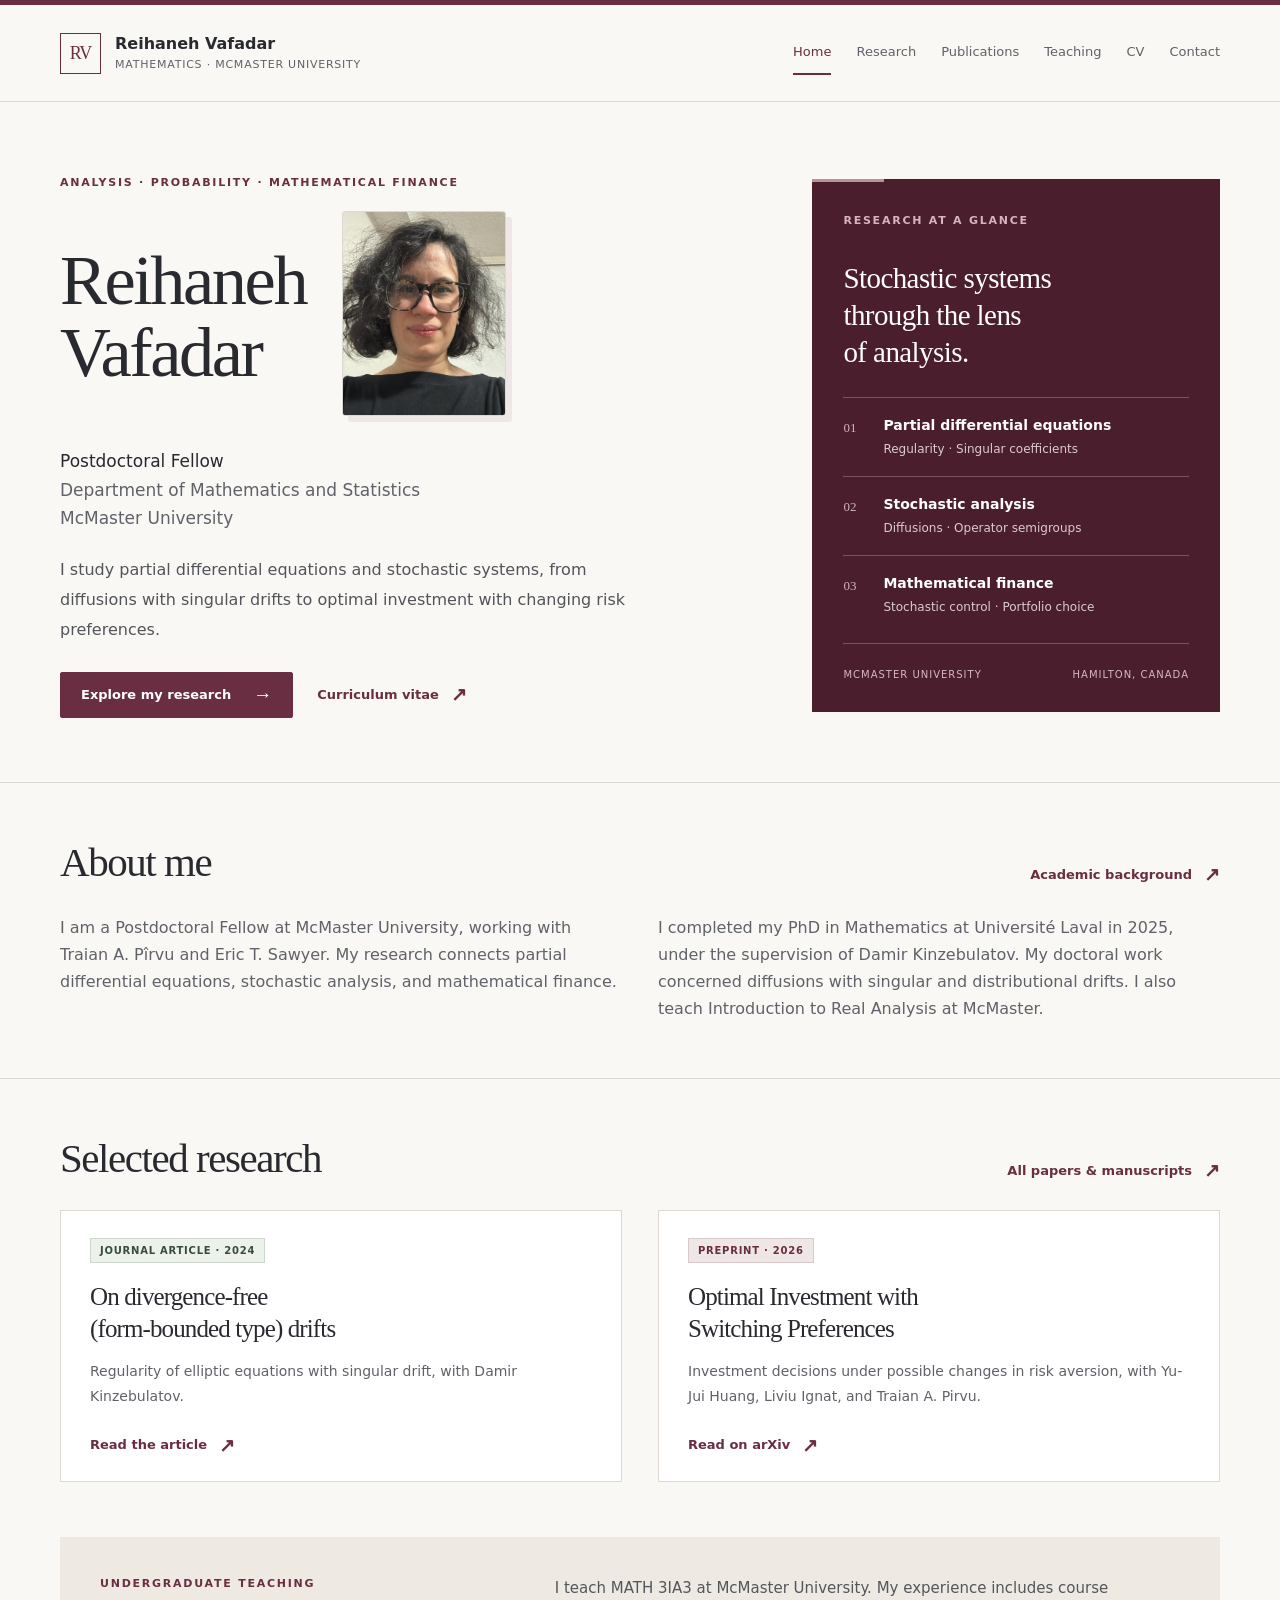
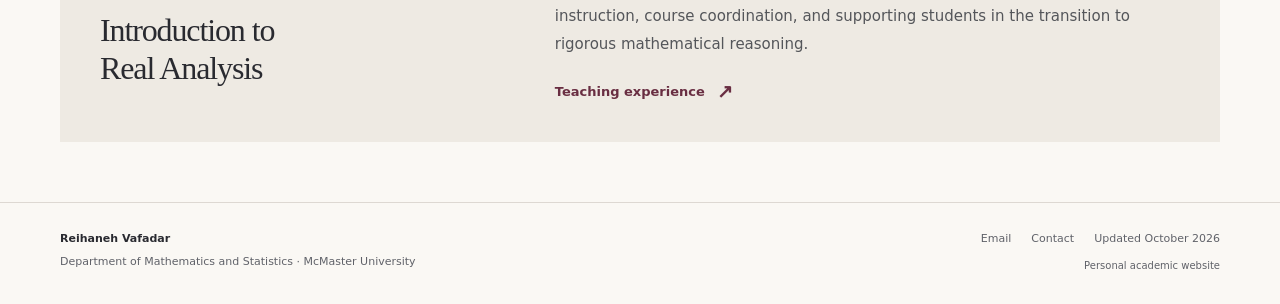
<file: index.html>
<!doctype html>
<html lang="en"><head><meta charset="utf-8"><meta name="viewport" content="width=device-width, initial-scale=1"><title>Reihaneh Vafadar | Mathematics, McMaster University</title><meta name="description" content="Reihaneh Vafadar, Postdoctoral Fellow in Mathematics at McMaster University. Research in PDEs, stochastic analysis, and mathematical finance."><meta name="author" content="Reihaneh Vafadar"><meta name="theme-color" content="#692e42"><meta property="og:type" content="website"><meta property="og:title" content="Reihaneh Vafadar | Mathematics, McMaster University"><meta property="og:description" content="Reihaneh Vafadar, Postdoctoral Fellow in Mathematics at McMaster University. Research in PDEs, stochastic analysis, and mathematical finance."><meta name="referrer" content="strict-origin-when-cross-origin"><link rel="icon" href="assets/favicon.svg" type="image/svg+xml"><link rel="stylesheet" href="assets/styles.css"><script>document.documentElement.classList.add('js');</script><script src="assets/site.js" defer></script>
<style id="homepage-portrait-styles">
/* Homepage-only portrait layout; all other pages use the existing stylesheet. */
.page-home .hero-identity {
  display: flex;
  align-items: center;
  justify-content: flex-start;
  gap: 36px;
  margin-bottom: 25px;
}
.page-home .hero-identity h1 { margin-bottom: 0; }
.page-home .hero-portrait {
  flex: 0 0 auto;
  width: 164px;
  aspect-ratio: 4 / 5;
  margin: 0 6px 6px 0;
  overflow: hidden;
  border: 1px solid var(--line);
  border-radius: 3px;
  box-shadow: 6px 6px 0 var(--pale);
}
.page-home .hero-portrait img {
  display: block;
  width: 100%;
  height: 100%;
  object-fit: cover;
  object-position: 50% 24%;
}
@media (max-width: 1100px) {
  .page-home .hero-identity { gap: 20px; }
  .page-home .hero-portrait { width: 140px; }
}
@media (min-width: 621px) and (max-width: 860px) {
  .page-home .hero-grid { grid-template-columns: minmax(0, 1fr); }
  .page-home .hero-identity { justify-content: flex-start; gap: 40px; }
  .page-home .hero-portrait { width: 156px; }
  .page-home .hero h1 { font-size: 64px; }
  .page-home .profile-card { margin-top: 0; }
}
@media (max-width: 620px) {
  .page-home .hero-identity { justify-content: flex-start; gap: 24px; }
  .page-home .hero-identity h1 { font-size: clamp(44px, 9.4vw, 59px); }
  .page-home .hero-portrait { width: clamp(100px, 26vw, 140px); }
}
@media (max-width: 380px) {
  .page-home .hero-identity { gap: 14px; }
  .page-home .hero-identity h1 { font-size: 40px; }
  .page-home .hero-portrait { width: 86px; }
}
@media print {
  .page-home .hero-identity { justify-content: flex-start; gap: 30px; }
  .page-home .hero-portrait { width: 95px; box-shadow: none; }
}
</style>
</head>
<body class="page-home"><a class="skip-link" href="#main">Skip to content</a>
<header class="site-header"><div class="wrap header-inner">
<a class="brand" href="index.html" aria-label="Reihaneh Vafadar, home"><span class="brand-mark" aria-hidden="true">RV</span><span><span class="brand-name">Reihaneh Vafadar</span><span class="brand-sub">Mathematics · McMaster University</span></span></a>
<button class="menu-toggle" type="button" aria-expanded="false" aria-controls="site-nav">Menu</button>
<nav class="site-nav" id="site-nav" aria-label="Main navigation"><a href="index.html" aria-current="page">Home</a><a href="research.html">Research</a><a href="publications.html">Publications</a><a href="teaching.html">Teaching</a><a href="cv.html">CV</a><a href="contact.html">Contact</a></nav>
</div></header><main id="main" tabindex="-1">
<section class="hero"><div class="wrap hero-grid"><div>
<span class="eyebrow">Analysis · Probability · Mathematical finance</span>
<div class="hero-identity">
<h1>Reihaneh<br>Vafadar</h1>
<figure class="hero-portrait">
<img src="[data-uri]" width="900" height="1600"
alt="Portrait of Reihaneh Vafadar" decoding="async" fetchpriority="high">
</figure>
</div>
<p class="hero-role">Postdoctoral Fellow<br><span class="muted">Department of Mathematics and Statistics<br>McMaster University</span></p>
<p class="hero-copy">I study partial differential equations and stochastic systems, from diffusions with singular drifts to optimal investment with changing risk preferences.</p>
<div class="hero-actions"><a class="button" href="research.html">Explore my research<span class="arrow" aria-hidden="true">→</span></a><a class="text-link" href="cv.html">Curriculum vitae<span class="arrow" aria-hidden="true">↗</span></a></div>
</div><aside class="profile-card" aria-label="Research themes"><span class="eyebrow">Research at a glance</span><h2>Stochastic systems<br>through the lens<br>of analysis.</h2>
<div class="focus-item"><span class="focus-no">01</span><div><strong>Partial differential equations</strong><span>Regularity · Singular coefficients</span></div></div>
<div class="focus-item"><span class="focus-no">02</span><div><strong>Stochastic analysis</strong><span>Diffusions · Operator semigroups</span></div></div>
<div class="focus-item"><span class="focus-no">03</span><div><strong>Mathematical finance</strong><span>Stochastic control · Portfolio choice</span></div></div>
<div class="card-bottom"><span>McMaster University</span><span>Hamilton, Canada</span></div></aside></div></section>
<section class="section"><div class="wrap"><div class="section-title-row"><h2>About me</h2><a class="text-link" href="cv.html">Academic background<span class="arrow" aria-hidden="true">↗</span></a></div>
<div class="two-col"><p class="muted">I am a Postdoctoral Fellow at McMaster University, working with Traian A. Pîrvu and Eric T. Sawyer. My research connects partial differential equations, stochastic analysis, and mathematical finance.</p><p class="muted">I completed my PhD in Mathematics at Université Laval in 2025, under the supervision of Damir Kinzebulatov. My doctoral work concerned diffusions with singular and distributional drifts. I also teach Introduction to Real Analysis at McMaster.</p></div></div></section>
<section class="section"><div class="wrap"><div class="section-title-row"><h2>Selected research</h2><a class="text-link" href="publications.html">All papers & manuscripts<span class="arrow" aria-hidden="true">↗</span></a></div>
<div class="two-col"><article class="feature-paper"><span class="badge journal">Journal article · 2024</span><h3>On divergence-free<br>(form-bounded type) drifts</h3><p>Regularity of elliptic equations with singular drift, with Damir Kinzebulatov.</p><a class="text-link" href="https://www.aimsciences.org/article/doi/10.3934/dcdss.2023073">Read the article<span class="arrow" aria-hidden="true">↗</span></a></article>
<article class="feature-paper"><span class="badge preprint">Preprint · 2026</span><h3>Optimal Investment with<br>Switching Preferences</h3><p>Investment decisions under possible changes in risk aversion, with Yu-Jui Huang, Liviu Ignat, and Traian A. Pirvu.</p><a class="text-link" href="https://arxiv.org/abs/2607.22536">Read on arXiv<span class="arrow" aria-hidden="true">↗</span></a></article></div></div></section>
<div class="wrap"><section class="teaching-strip"><div><span class="eyebrow">Undergraduate teaching</span><h2>Introduction to<br>Real Analysis</h2></div><div><p>I teach MATH 3IA3 at McMaster University. My experience includes course instruction, course coordination, and supporting students in the transition to rigorous mathematical reasoning.</p><a class="text-link" href="teaching.html">Teaching experience<span class="arrow" aria-hidden="true">↗</span></a></div></section></div>
</main><footer class="site-footer"><div class="wrap footer-inner"><div><span class="footer-name">Reihaneh Vafadar</span><span>Department of Mathematics and Statistics · McMaster University</span></div><div class="footer-right"><div class="footer-links"><a href="mailto:vafadar@mcmaster.ca">Email</a><a href="contact.html">Contact</a><span>Updated October 2026</span></div><p class="small" style="margin-top:8px;font-size:10px">Personal academic website</p></div></div></footer></body></html>
</file>
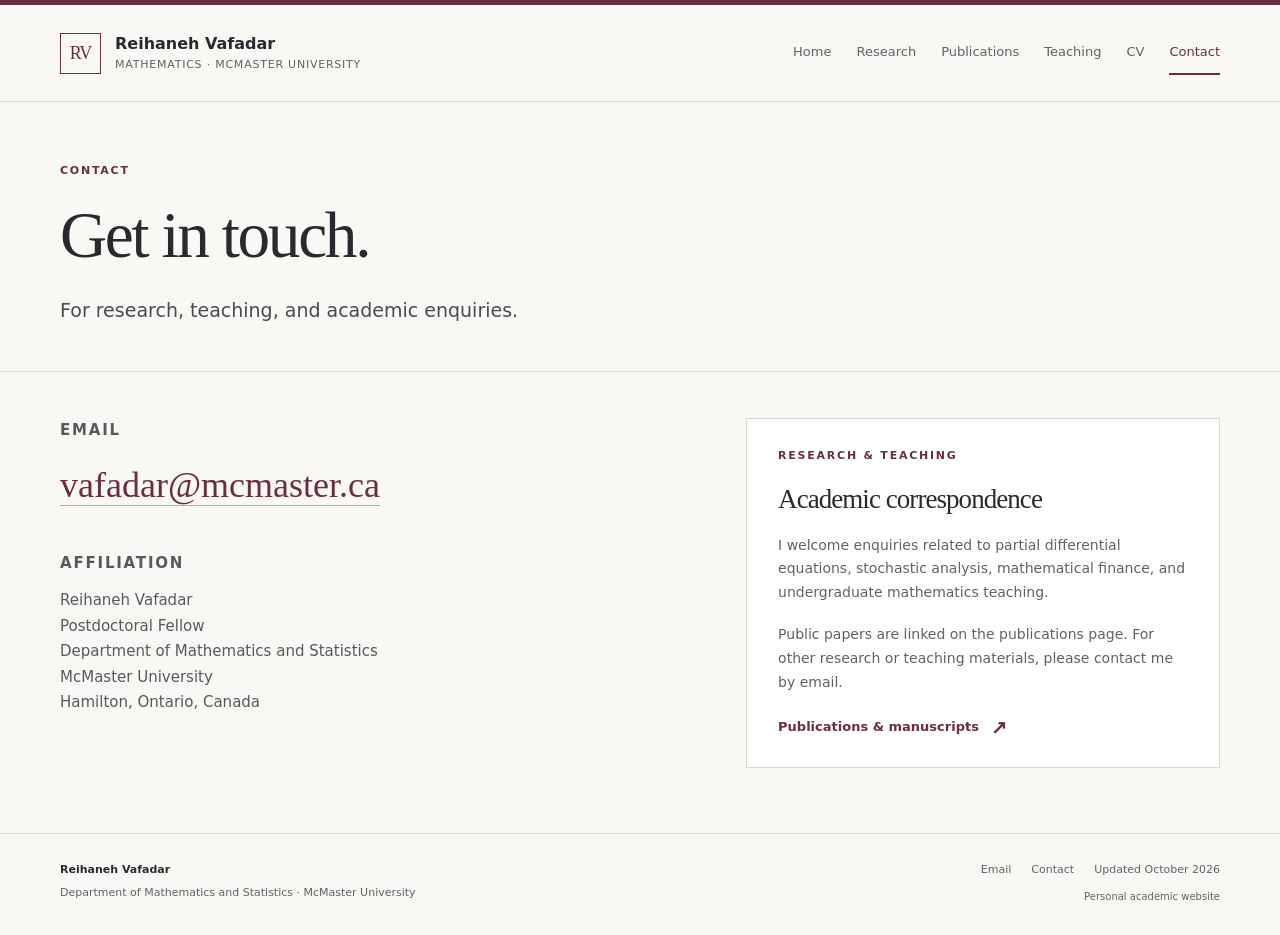
<file: contact.html>
<!doctype html>
<html lang="en"><head><meta charset="utf-8"><meta name="viewport" content="width=device-width, initial-scale=1"><title>Contact | Reihaneh Vafadar</title><meta name="description" content="Contact Reihaneh Vafadar at the Department of Mathematics and Statistics, McMaster University."><meta name="author" content="Reihaneh Vafadar"><meta name="theme-color" content="#692e42"><meta property="og:type" content="website"><meta property="og:title" content="Contact | Reihaneh Vafadar"><meta property="og:description" content="Contact Reihaneh Vafadar at the Department of Mathematics and Statistics, McMaster University."><meta name="referrer" content="strict-origin-when-cross-origin"><link rel="icon" href="assets/favicon.svg" type="image/svg+xml"><link rel="stylesheet" href="assets/styles.css"><script>document.documentElement.classList.add('js');</script><script src="assets/site.js" defer></script></head>
<body class="page-contact"><a class="skip-link" href="#main">Skip to content</a>
<header class="site-header"><div class="wrap header-inner">
<a class="brand" href="index.html" aria-label="Reihaneh Vafadar, home"><span class="brand-mark" aria-hidden="true">RV</span><span><span class="brand-name">Reihaneh Vafadar</span><span class="brand-sub">Mathematics · McMaster University</span></span></a>
<button class="menu-toggle" type="button" aria-expanded="false" aria-controls="site-nav">Menu</button>
<nav class="site-nav" id="site-nav" aria-label="Main navigation"><a href="index.html">Home</a><a href="research.html">Research</a><a href="publications.html">Publications</a><a href="teaching.html">Teaching</a><a href="cv.html">CV</a><a href="contact.html" aria-current="page">Contact</a></nav>
</div></header><main id="main" tabindex="-1">
<section class="page-top"><div class="wrap"><span class="eyebrow">Contact</span><h1>Get in touch.</h1><p class="lead">For research, teaching, and academic enquiries.</p></div></section>
<section class="page-body"><div class="wrap contact-grid"><div><section class="contact-block"><p class="contact-label">Email</p><a class="email-link" href="mailto:vafadar@mcmaster.ca">vafadar@mcmaster.ca</a></section><section class="contact-block"><p class="contact-label">Affiliation</p><p>Reihaneh Vafadar<br>Postdoctoral Fellow<br>Department of Mathematics and Statistics<br>McMaster University<br>Hamilton, Ontario, Canada</p></section></div><aside class="contact-card"><span class="eyebrow">Research & teaching</span><h2>Academic correspondence</h2><p>I welcome enquiries related to partial differential equations, stochastic analysis, mathematical finance, and undergraduate mathematics teaching.</p><p>Public papers are linked on the publications page. For other research or teaching materials, please contact me by email.</p><a class="text-link" href="publications.html">Publications & manuscripts<span class="arrow" aria-hidden="true">↗</span></a></aside></div></section>
</main><footer class="site-footer"><div class="wrap footer-inner"><div><span class="footer-name">Reihaneh Vafadar</span><span>Department of Mathematics and Statistics · McMaster University</span></div><div class="footer-right"><div class="footer-links"><a href="mailto:vafadar@mcmaster.ca">Email</a><a href="contact.html">Contact</a><span>Updated October 2026</span></div><p class="small" style="margin-top:8px;font-size:10px">Personal academic website</p></div></div></footer></body></html>
</file>
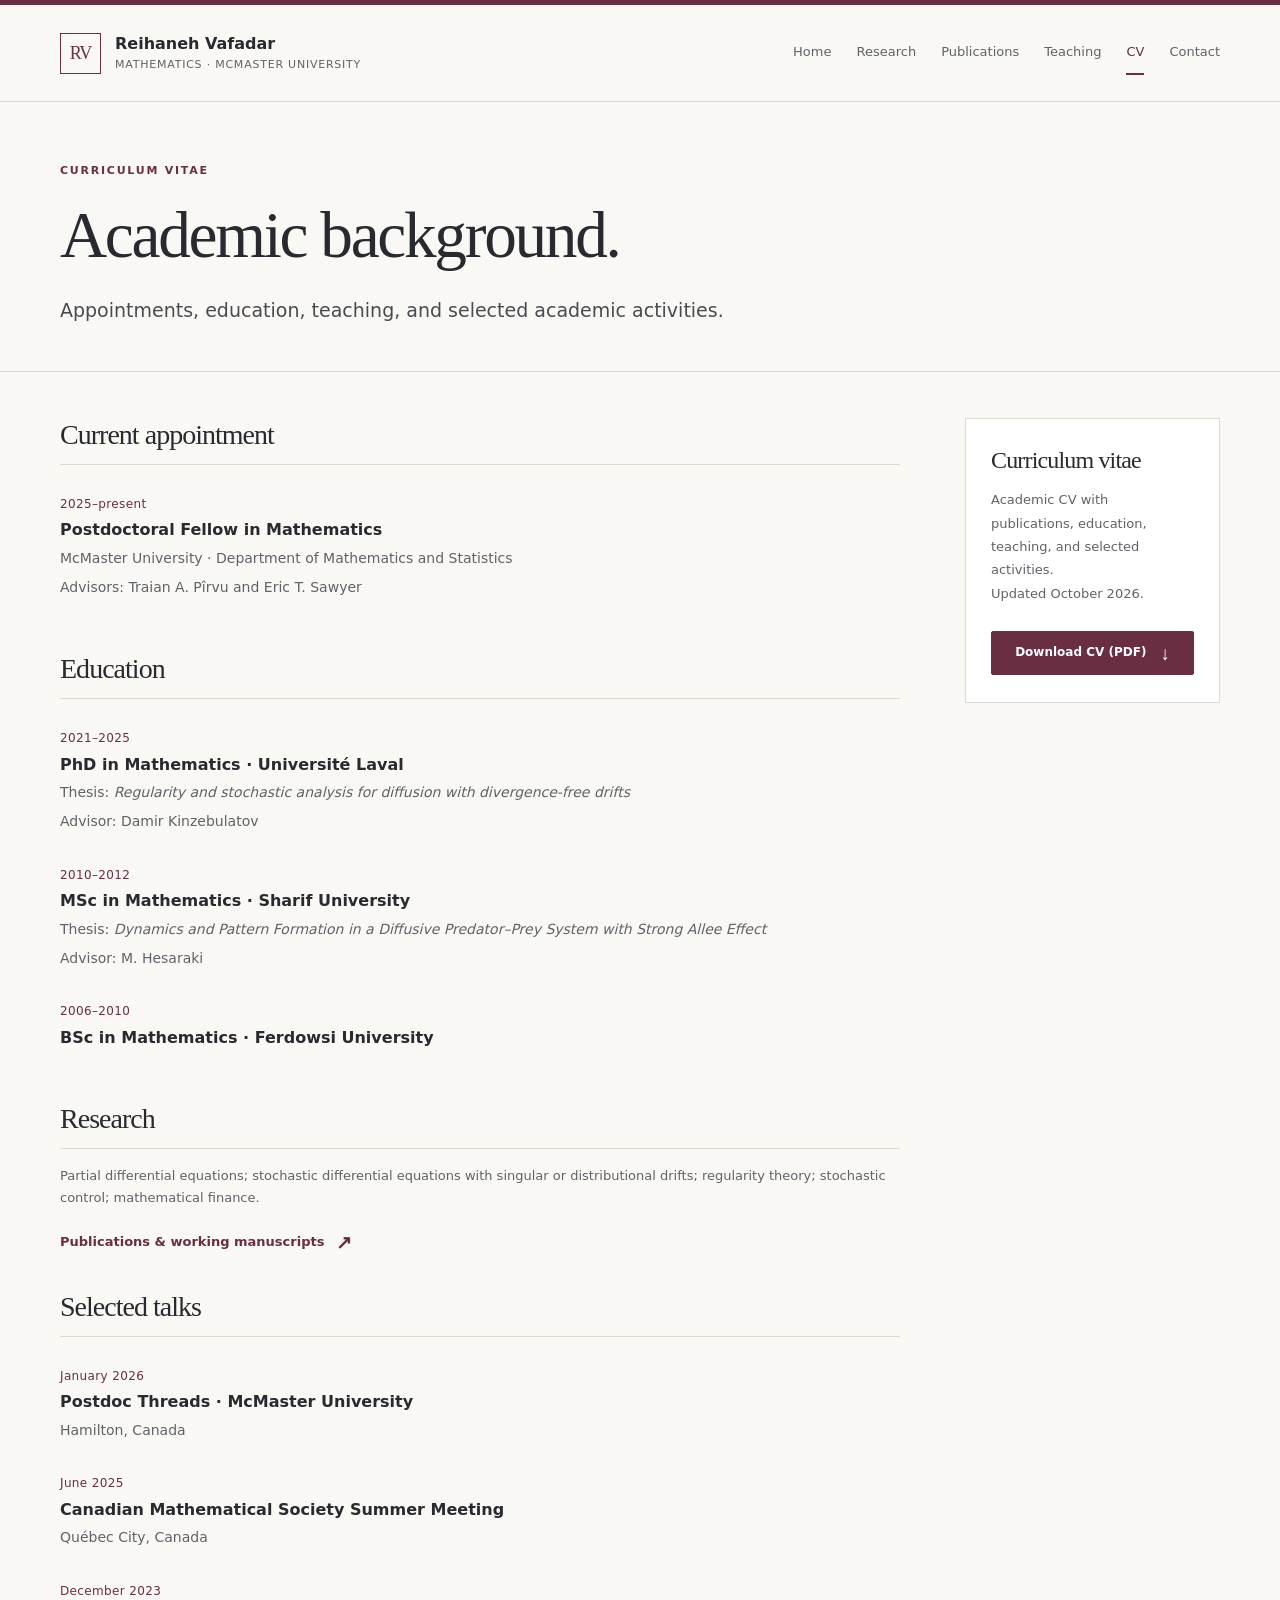
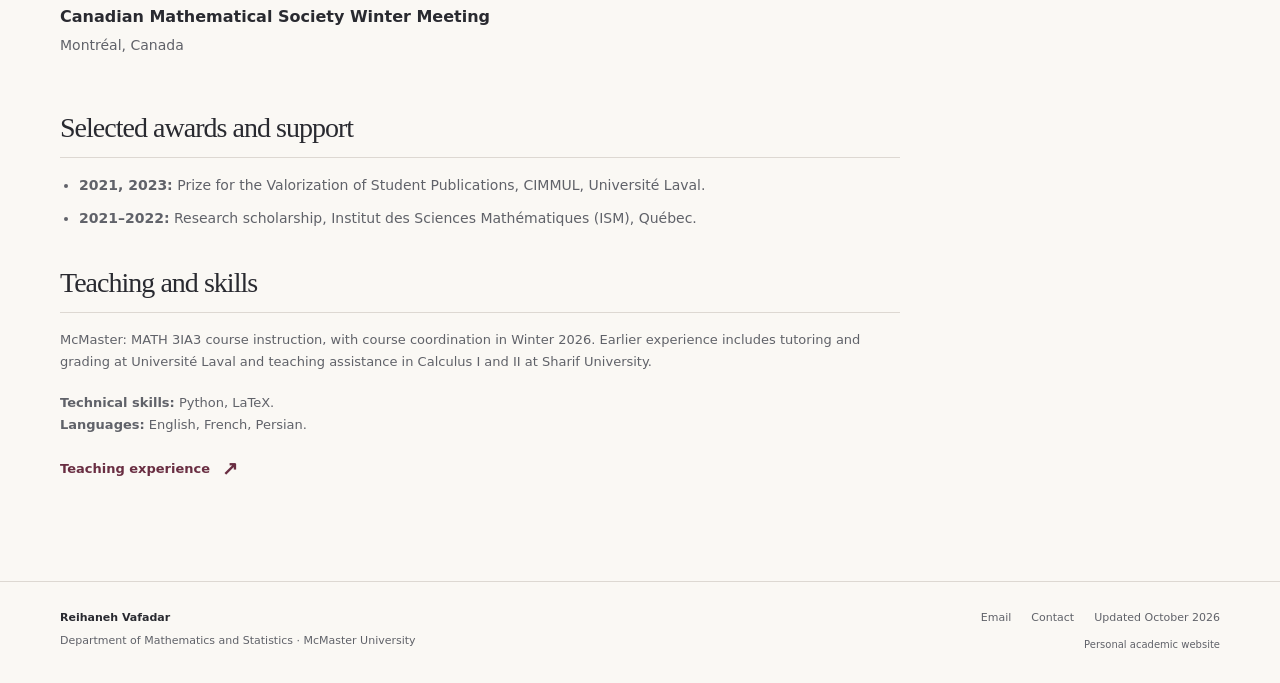
<file: cv.html>
<!doctype html>
<html lang="en"><head><meta charset="utf-8"><meta name="viewport" content="width=device-width, initial-scale=1"><title>CV | Reihaneh Vafadar</title><meta name="description" content="Academic CV of Reihaneh Vafadar: education, research, teaching, and selected activities."><meta name="author" content="Reihaneh Vafadar"><meta name="theme-color" content="#692e42"><meta property="og:type" content="website"><meta property="og:title" content="CV | Reihaneh Vafadar"><meta property="og:description" content="Academic CV of Reihaneh Vafadar: education, research, teaching, and selected activities."><meta name="referrer" content="strict-origin-when-cross-origin"><link rel="icon" href="assets/favicon.svg" type="image/svg+xml"><link rel="stylesheet" href="assets/styles.css"><script>document.documentElement.classList.add('js');</script><script src="assets/site.js" defer></script></head>
<body class="page-cv"><a class="skip-link" href="#main">Skip to content</a>
<header class="site-header"><div class="wrap header-inner">
<a class="brand" href="index.html" aria-label="Reihaneh Vafadar, home"><span class="brand-mark" aria-hidden="true">RV</span><span><span class="brand-name">Reihaneh Vafadar</span><span class="brand-sub">Mathematics · McMaster University</span></span></a>
<button class="menu-toggle" type="button" aria-expanded="false" aria-controls="site-nav">Menu</button>
<nav class="site-nav" id="site-nav" aria-label="Main navigation"><a href="index.html">Home</a><a href="research.html">Research</a><a href="publications.html">Publications</a><a href="teaching.html">Teaching</a><a href="cv.html" aria-current="page">CV</a><a href="contact.html">Contact</a></nav>
</div></header><main id="main" tabindex="-1">
<section class="page-top"><div class="wrap"><span class="eyebrow">Curriculum vitae</span><h1>Academic background.</h1><p class="lead">Appointments, education, teaching, and selected academic activities.</p></div></section>
<section class="page-body"><div class="wrap cv-grid"><div>
<section class="cv-block"><h2>Current appointment</h2><div class="cv-entry"><span class="cv-date">2025–present</span><h3>Postdoctoral Fellow in Mathematics</h3><p>McMaster University · Department of Mathematics and Statistics</p><p>Advisors: Traian A. Pîrvu and Eric T. Sawyer</p></div></section>
<section class="cv-block"><h2>Education</h2><div class="cv-entry"><span class="cv-date">2021–2025</span><h3>PhD in Mathematics · Université Laval</h3><p>Thesis: <em>Regularity and stochastic analysis for diffusion with divergence-free drifts</em></p><p>Advisor: Damir Kinzebulatov</p></div><div class="cv-entry"><span class="cv-date">2010–2012</span><h3>MSc in Mathematics · Sharif University</h3><p>Thesis: <em>Dynamics and Pattern Formation in a Diffusive Predator–Prey System with Strong Allee Effect</em></p><p>Advisor: M. Hesaraki</p></div><div class="cv-entry"><span class="cv-date">2006–2010</span><h3>BSc in Mathematics · Ferdowsi University</h3></div></section>
<section class="cv-block"><h2>Research</h2><p class="muted small">Partial differential equations; stochastic differential equations with singular or distributional drifts; regularity theory; stochastic control; mathematical finance.</p><a class="text-link" href="publications.html">Publications & working manuscripts<span class="arrow" aria-hidden="true">↗</span></a></section>
<section class="cv-block"><h2>Selected talks</h2><div class="cv-entry"><span class="cv-date">January 2026</span><h3>Postdoc Threads · McMaster University</h3><p>Hamilton, Canada</p></div><div class="cv-entry"><span class="cv-date">June 2025</span><h3>Canadian Mathematical Society Summer Meeting</h3><p>Québec City, Canada</p></div><div class="cv-entry"><span class="cv-date">December 2023</span><h3>Canadian Mathematical Society Winter Meeting</h3><p>Montréal, Canada</p></div></section>
<section class="cv-block"><h2>Selected awards and support</h2><ul class="plain-list"><li><strong>2021, 2023:</strong> Prize for the Valorization of Student Publications, CIMMUL, Université Laval.</li><li><strong>2021–2022:</strong> Research scholarship, Institut des Sciences Mathématiques (ISM), Québec.</li></ul></section>
<section class="cv-block"><h2>Teaching and skills</h2><p class="small muted">McMaster: MATH 3IA3 course instruction, with course coordination in Winter 2026. Earlier experience includes tutoring and grading at Université Laval and teaching assistance in Calculus I and II at Sharif University.</p><p class="small muted"><strong>Technical skills:</strong> Python, LaTeX.<br><strong>Languages:</strong> English, French, Persian.</p><a class="text-link" href="teaching.html">Teaching experience<span class="arrow" aria-hidden="true">↗</span></a></section>
</div><aside class="cv-aside"><h2>Curriculum vitae</h2><p>Academic CV with publications, education, teaching, and selected activities.<br>Updated October 2026.</p><a class="button" href="files/Reihaneh_Vafadar_CV.pdf" download="Reihaneh_Vafadar_CV.pdf">Download CV (PDF)<span class="arrow" aria-hidden="true">↓</span></a></aside></div></section>
</main><footer class="site-footer"><div class="wrap footer-inner"><div><span class="footer-name">Reihaneh Vafadar</span><span>Department of Mathematics and Statistics · McMaster University</span></div><div class="footer-right"><div class="footer-links"><a href="mailto:vafadar@mcmaster.ca">Email</a><a href="contact.html">Contact</a><span>Updated October 2026</span></div><p class="small" style="margin-top:8px;font-size:10px">Personal academic website</p></div></div></footer></body></html>
</file>
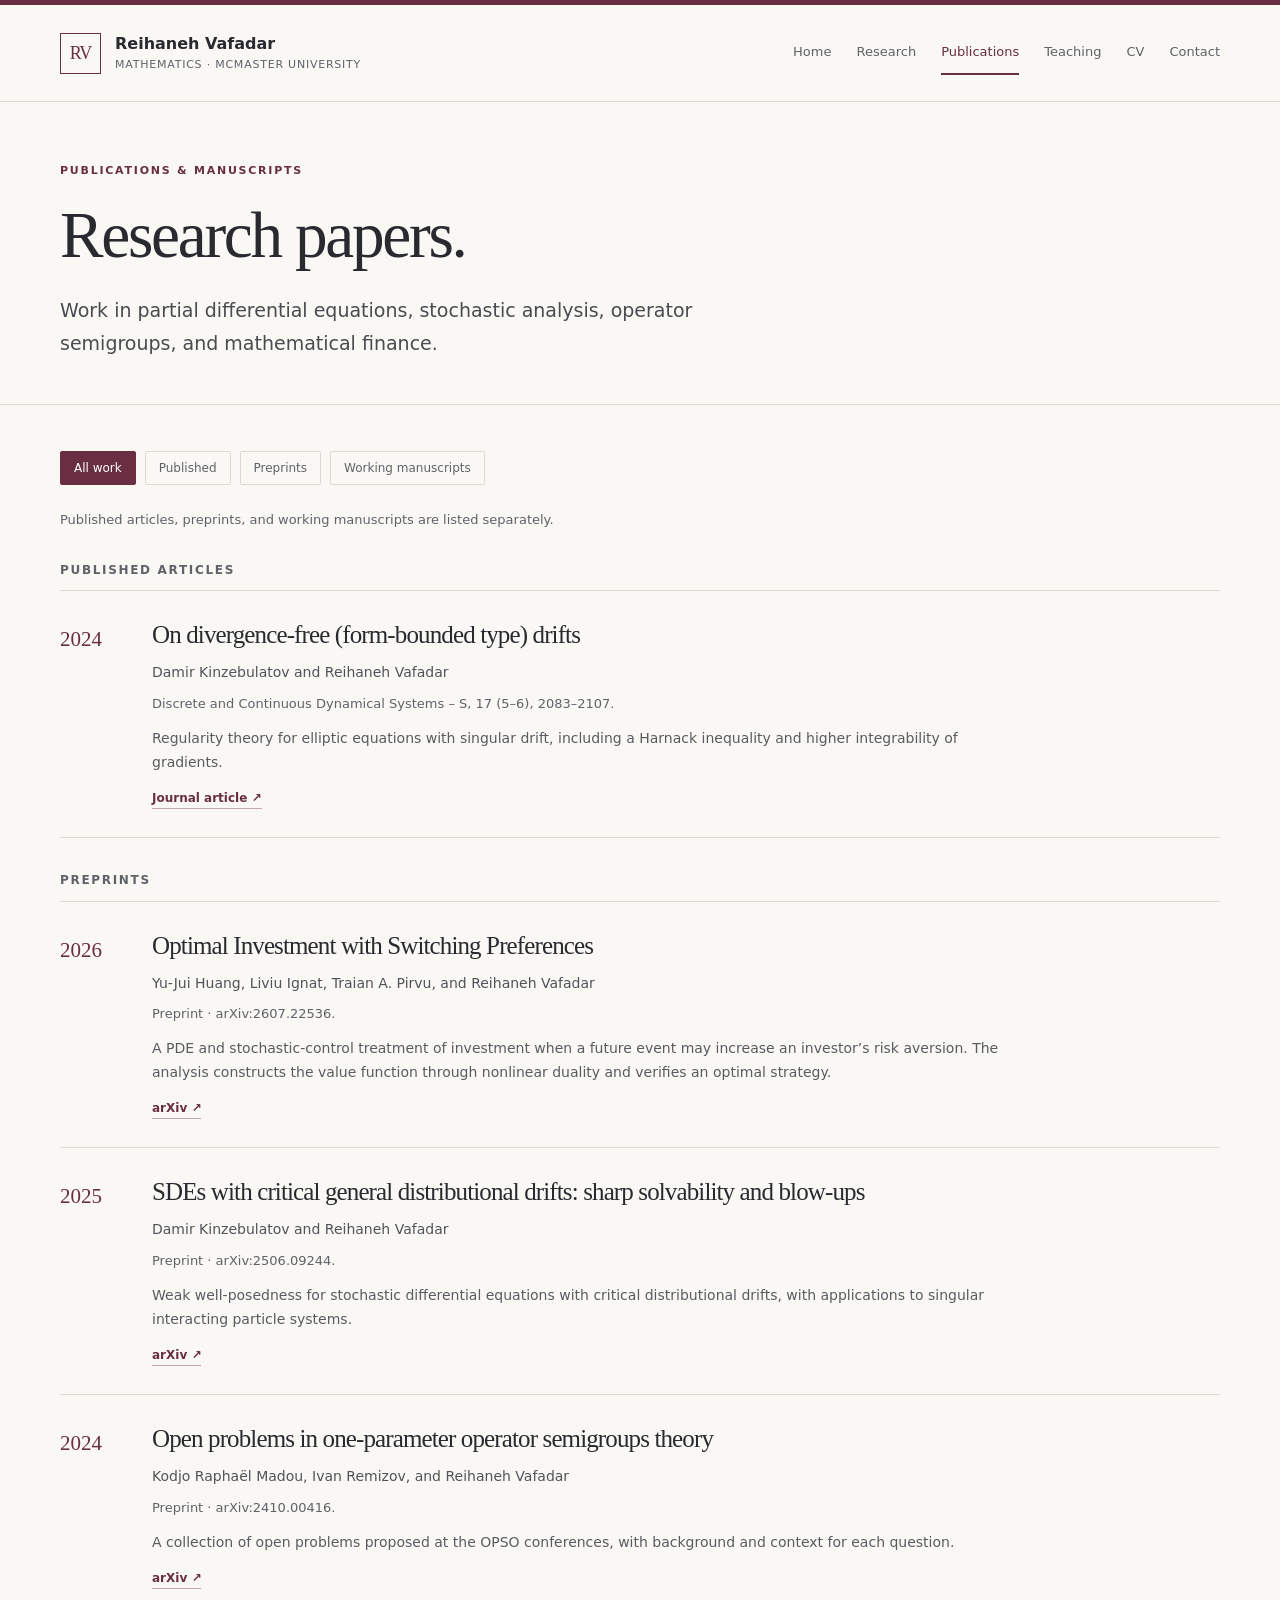
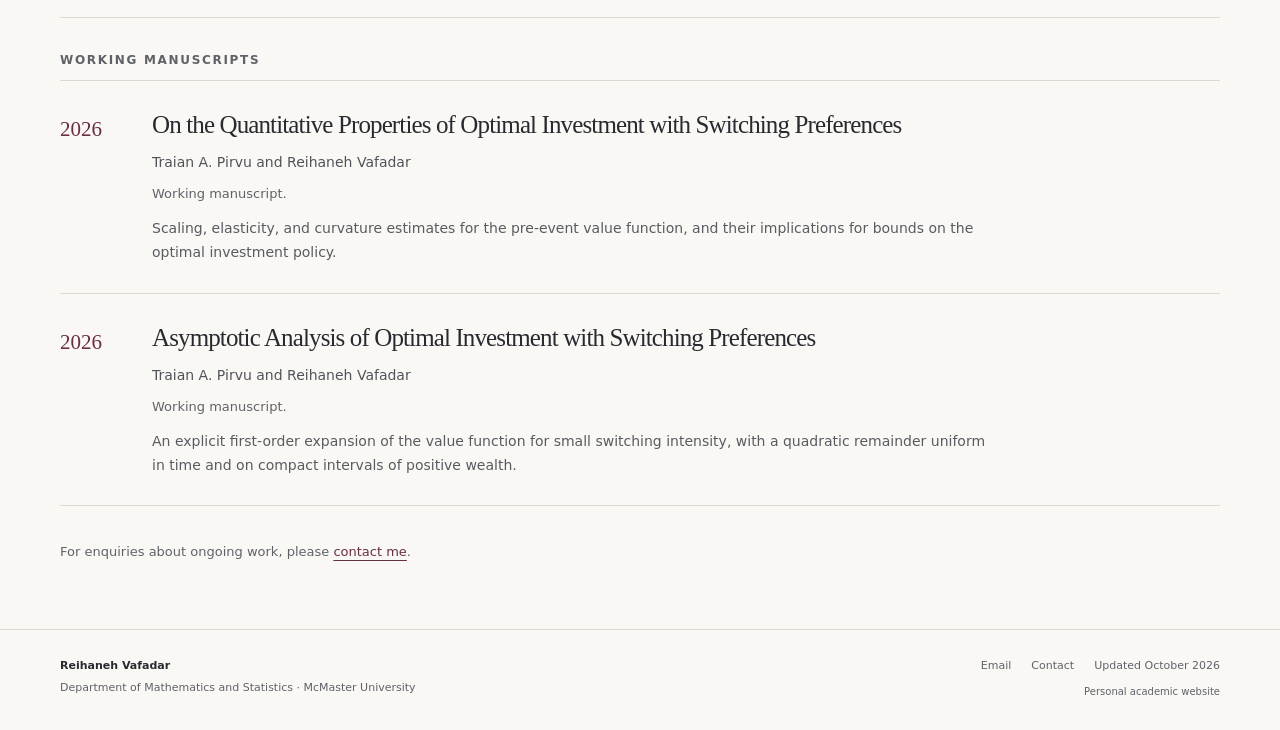
<file: publications.html>
<!doctype html>
<html lang="en"><head><meta charset="utf-8"><meta name="viewport" content="width=device-width, initial-scale=1"><title>Publications | Reihaneh Vafadar</title><meta name="description" content="Published articles, preprints, and working manuscripts by Reihaneh Vafadar."><meta name="author" content="Reihaneh Vafadar"><meta name="theme-color" content="#692e42"><meta property="og:type" content="website"><meta property="og:title" content="Publications | Reihaneh Vafadar"><meta property="og:description" content="Published articles, preprints, and working manuscripts by Reihaneh Vafadar."><meta name="referrer" content="strict-origin-when-cross-origin"><link rel="icon" href="assets/favicon.svg" type="image/svg+xml"><link rel="stylesheet" href="assets/styles.css"><script>document.documentElement.classList.add('js');</script><script src="assets/site.js" defer></script></head>
<body class="page-publications"><a class="skip-link" href="#main">Skip to content</a>
<header class="site-header"><div class="wrap header-inner">
<a class="brand" href="index.html" aria-label="Reihaneh Vafadar, home"><span class="brand-mark" aria-hidden="true">RV</span><span><span class="brand-name">Reihaneh Vafadar</span><span class="brand-sub">Mathematics · McMaster University</span></span></a>
<button class="menu-toggle" type="button" aria-expanded="false" aria-controls="site-nav">Menu</button>
<nav class="site-nav" id="site-nav" aria-label="Main navigation"><a href="index.html">Home</a><a href="research.html">Research</a><a href="publications.html" aria-current="page">Publications</a><a href="teaching.html">Teaching</a><a href="cv.html">CV</a><a href="contact.html">Contact</a></nav>
</div></header><main id="main" tabindex="-1">
<section class="page-top"><div class="wrap"><span class="eyebrow">Publications & manuscripts</span><h1>Research papers.</h1><p class="lead">Work in partial differential equations, stochastic analysis, operator semigroups, and mathematical finance.</p></div></section>
<section class="page-body"><div class="wrap" data-publications>
<div class="filters no-js-hide" role="group" aria-label="Filter publications"><button class="filter" type="button" data-filter="all" aria-pressed="true">All work</button><button class="filter" type="button" data-filter="journal" aria-pressed="false">Published</button><button class="filter" type="button" data-filter="preprint" aria-pressed="false">Preprints</button><button class="filter" type="button" data-filter="manuscript" aria-pressed="false">Working manuscripts</button></div>
<p class="filter-note" data-filter-status aria-live="polite">Published articles, preprints, and working manuscripts are listed separately.</p>
<section class="pub-group" data-kind="journal"><h2>Published articles</h2><article class="pub-entry" id="paper-divergence"><div class="pub-year">2024</div><div><h3>On divergence-free (form-bounded type) drifts</h3><p class="pub-authors">Damir Kinzebulatov and Reihaneh Vafadar</p><p class="pub-venue">Discrete and Continuous Dynamical Systems – S, 17 (5–6), 2083–2107.</p><p class="pub-summary">Regularity theory for elliptic equations with singular drift, including a Harnack inequality and higher integrability of gradients.</p><div class="pub-links"><a href="https://www.aimsciences.org/article/doi/10.3934/dcdss.2023073">Journal article<span aria-hidden="true"> ↗</span></a></div></div></article></section><section class="pub-group" data-kind="preprint"><h2>Preprints</h2><article class="pub-entry" id="paper-switching"><div class="pub-year">2026</div><div><h3>Optimal Investment with Switching Preferences</h3><p class="pub-authors">Yu-Jui Huang, Liviu Ignat, Traian A. Pirvu, and Reihaneh Vafadar</p><p class="pub-venue">Preprint · arXiv:2607.22536.</p><p class="pub-summary">A PDE and stochastic-control treatment of investment when a future event may increase an investor’s risk aversion. The analysis constructs the value function through nonlinear duality and verifies an optimal strategy.</p><div class="pub-links"><a href="https://arxiv.org/abs/2607.22536">arXiv<span aria-hidden="true"> ↗</span></a></div></div></article><article class="pub-entry" id="paper-sdes"><div class="pub-year">2025</div><div><h3>SDEs with critical general distributional drifts: sharp solvability and blow-ups</h3><p class="pub-authors">Damir Kinzebulatov and Reihaneh Vafadar</p><p class="pub-venue">Preprint · arXiv:2506.09244.</p><p class="pub-summary">Weak well-posedness for stochastic differential equations with critical distributional drifts, with applications to singular interacting particle systems.</p><div class="pub-links"><a href="https://arxiv.org/abs/2506.09244">arXiv<span aria-hidden="true"> ↗</span></a></div></div></article><article class="pub-entry" id="paper-semigroups"><div class="pub-year">2024</div><div><h3>Open problems in one-parameter operator semigroups theory</h3><p class="pub-authors">Kodjo Raphaël Madou, Ivan Remizov, and Reihaneh Vafadar</p><p class="pub-venue">Preprint · arXiv:2410.00416.</p><p class="pub-summary">A collection of open problems proposed at the OPSO conferences, with background and context for each question.</p><div class="pub-links"><a href="https://arxiv.org/abs/2410.00416">arXiv<span aria-hidden="true"> ↗</span></a></div></div></article></section><section class="pub-group" data-kind="manuscript"><h2>Working manuscripts</h2><article class="pub-entry" id="paper-quantitative"><div class="pub-year">2026</div><div><h3>On the Quantitative Properties of Optimal Investment with Switching Preferences</h3><p class="pub-authors">Traian A. Pirvu and Reihaneh Vafadar</p><p class="pub-venue">Working manuscript.</p><p class="pub-summary">Scaling, elasticity, and curvature estimates for the pre-event value function, and their implications for bounds on the optimal investment policy.</p></div></article><article class="pub-entry" id="paper-asymptotic"><div class="pub-year">2026</div><div><h3>Asymptotic Analysis of Optimal Investment with Switching Preferences</h3><p class="pub-authors">Traian A. Pirvu and Reihaneh Vafadar</p><p class="pub-venue">Working manuscript.</p><p class="pub-summary">An explicit first-order expansion of the value function for small switching intensity, with a quadratic remainder uniform in time and on compact intervals of positive wealth.</p></div></article></section>
<p class="small muted">For enquiries about ongoing work, please <a href="contact.html">contact me</a>.</p>
</div></section>
</main><footer class="site-footer"><div class="wrap footer-inner"><div><span class="footer-name">Reihaneh Vafadar</span><span>Department of Mathematics and Statistics · McMaster University</span></div><div class="footer-right"><div class="footer-links"><a href="mailto:vafadar@mcmaster.ca">Email</a><a href="contact.html">Contact</a><span>Updated October 2026</span></div><p class="small" style="margin-top:8px;font-size:10px">Personal academic website</p></div></div></footer></body></html>
</file>
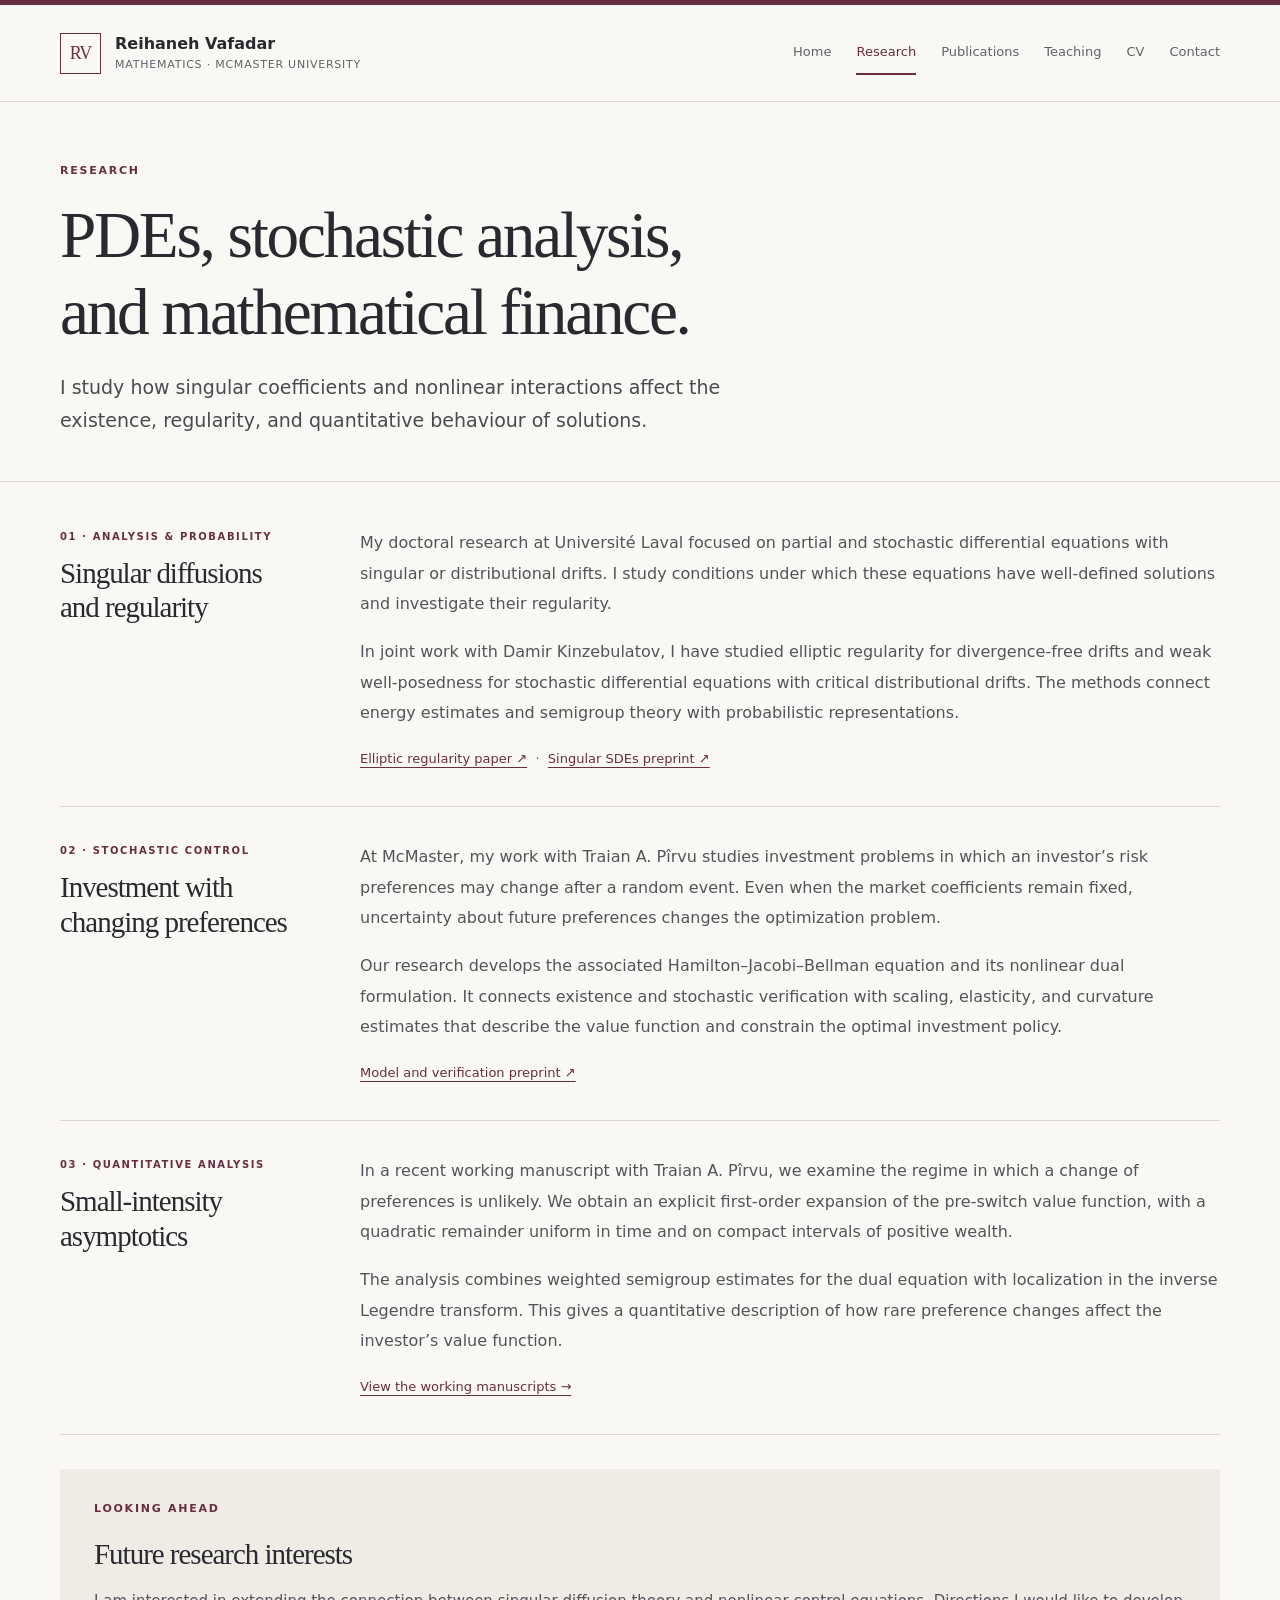
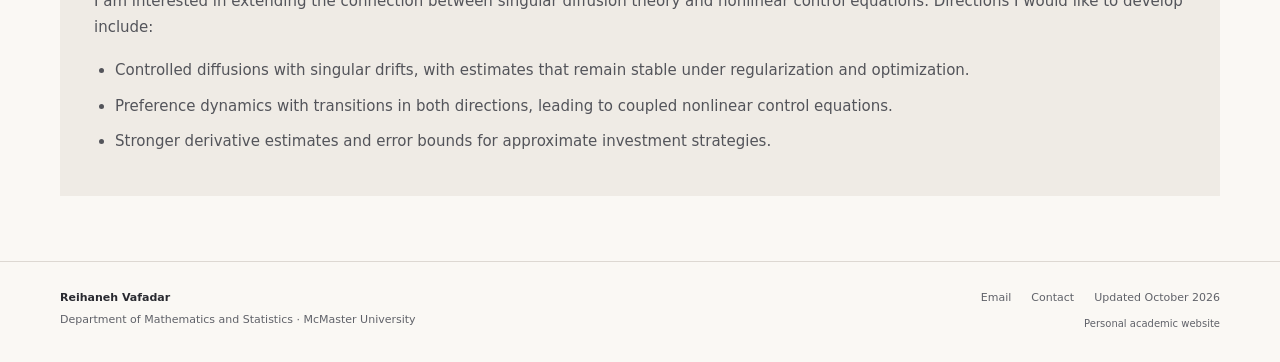
<file: research.html>
<!doctype html>
<html lang="en"><head><meta charset="utf-8"><meta name="viewport" content="width=device-width, initial-scale=1"><title>Research | Reihaneh Vafadar</title><meta name="description" content="Research by Reihaneh Vafadar on singular diffusions, regularity theory, stochastic control, and investment with switching preferences."><meta name="author" content="Reihaneh Vafadar"><meta name="theme-color" content="#692e42"><meta property="og:type" content="website"><meta property="og:title" content="Research | Reihaneh Vafadar"><meta property="og:description" content="Research by Reihaneh Vafadar on singular diffusions, regularity theory, stochastic control, and investment with switching preferences."><meta name="referrer" content="strict-origin-when-cross-origin"><link rel="icon" href="assets/favicon.svg" type="image/svg+xml"><link rel="stylesheet" href="assets/styles.css"><script>document.documentElement.classList.add('js');</script><script src="assets/site.js" defer></script></head>
<body class="page-research"><a class="skip-link" href="#main">Skip to content</a>
<header class="site-header"><div class="wrap header-inner">
<a class="brand" href="index.html" aria-label="Reihaneh Vafadar, home"><span class="brand-mark" aria-hidden="true">RV</span><span><span class="brand-name">Reihaneh Vafadar</span><span class="brand-sub">Mathematics · McMaster University</span></span></a>
<button class="menu-toggle" type="button" aria-expanded="false" aria-controls="site-nav">Menu</button>
<nav class="site-nav" id="site-nav" aria-label="Main navigation"><a href="index.html">Home</a><a href="research.html" aria-current="page">Research</a><a href="publications.html">Publications</a><a href="teaching.html">Teaching</a><a href="cv.html">CV</a><a href="contact.html">Contact</a></nav>
</div></header><main id="main" tabindex="-1">
<section class="page-top"><div class="wrap"><span class="eyebrow">Research</span><h1>PDEs, stochastic analysis,<br>and mathematical finance.</h1><p class="lead">I study how singular coefficients and nonlinear interactions affect the existence, regularity, and quantitative behaviour of solutions.</p></div></section>
<section class="page-body"><div class="wrap">
<article class="research-item"><div><span class="eyebrow">01 · Analysis & probability</span><h2>Singular diffusions<br>and regularity</h2></div><div><p>My doctoral research at Université Laval focused on partial and stochastic differential equations with singular or distributional drifts. I study conditions under which these equations have well-defined solutions and investigate their regularity.</p><p>In joint work with Damir Kinzebulatov, I have studied elliptic regularity for divergence-free drifts and weak well-posedness for stochastic differential equations with critical distributional drifts. The methods connect energy estimates and semigroup theory with probabilistic representations.</p><p class="support-links"><a href="https://www.aimsciences.org/article/doi/10.3934/dcdss.2023073">Elliptic regularity paper ↗</a> &nbsp;·&nbsp; <a href="https://arxiv.org/abs/2506.09244">Singular SDEs preprint ↗</a></p></div></article>
<article class="research-item"><div><span class="eyebrow">02 · Stochastic control</span><h2>Investment with<br>changing preferences</h2></div><div><p>At McMaster, my work with Traian A. Pîrvu studies investment problems in which an investor’s risk preferences may change after a random event. Even when the market coefficients remain fixed, uncertainty about future preferences changes the optimization problem.</p><p>Our research develops the associated Hamilton–Jacobi–Bellman equation and its nonlinear dual formulation. It connects existence and stochastic verification with scaling, elasticity, and curvature estimates that describe the value function and constrain the optimal investment policy.</p><p class="support-links"><a href="https://arxiv.org/abs/2607.22536">Model and verification preprint ↗</a></p></div></article>
<article class="research-item"><div><span class="eyebrow">03 · Quantitative analysis</span><h2>Small-intensity<br>asymptotics</h2></div><div><p>In a recent working manuscript with Traian A. Pîrvu, we examine the regime in which a change of preferences is unlikely. We obtain an explicit first-order expansion of the pre-switch value function, with a quadratic remainder uniform in time and on compact intervals of positive wealth.</p><p>The analysis combines weighted semigroup estimates for the dual equation with localization in the inverse Legendre transform. This gives a quantitative description of how rare preference changes affect the investor’s value function.</p><p class="support-links"><a href="publications.html">View the working manuscripts →</a></p></div></article>
<aside class="subtle-panel"><span class="eyebrow">Looking ahead</span><h2>Future research interests</h2><p>I am interested in extending the connection between singular diffusion theory and nonlinear control equations. Directions I would like to develop include:</p><ul><li>Controlled diffusions with singular drifts, with estimates that remain stable under regularization and optimization.</li><li>Preference dynamics with transitions in both directions, leading to coupled nonlinear control equations.</li><li>Stronger derivative estimates and error bounds for approximate investment strategies.</li></ul></aside>
</div></section>
</main><footer class="site-footer"><div class="wrap footer-inner"><div><span class="footer-name">Reihaneh Vafadar</span><span>Department of Mathematics and Statistics · McMaster University</span></div><div class="footer-right"><div class="footer-links"><a href="mailto:vafadar@mcmaster.ca">Email</a><a href="contact.html">Contact</a><span>Updated October 2026</span></div><p class="small" style="margin-top:8px;font-size:10px">Personal academic website</p></div></div></footer></body></html>
</file>
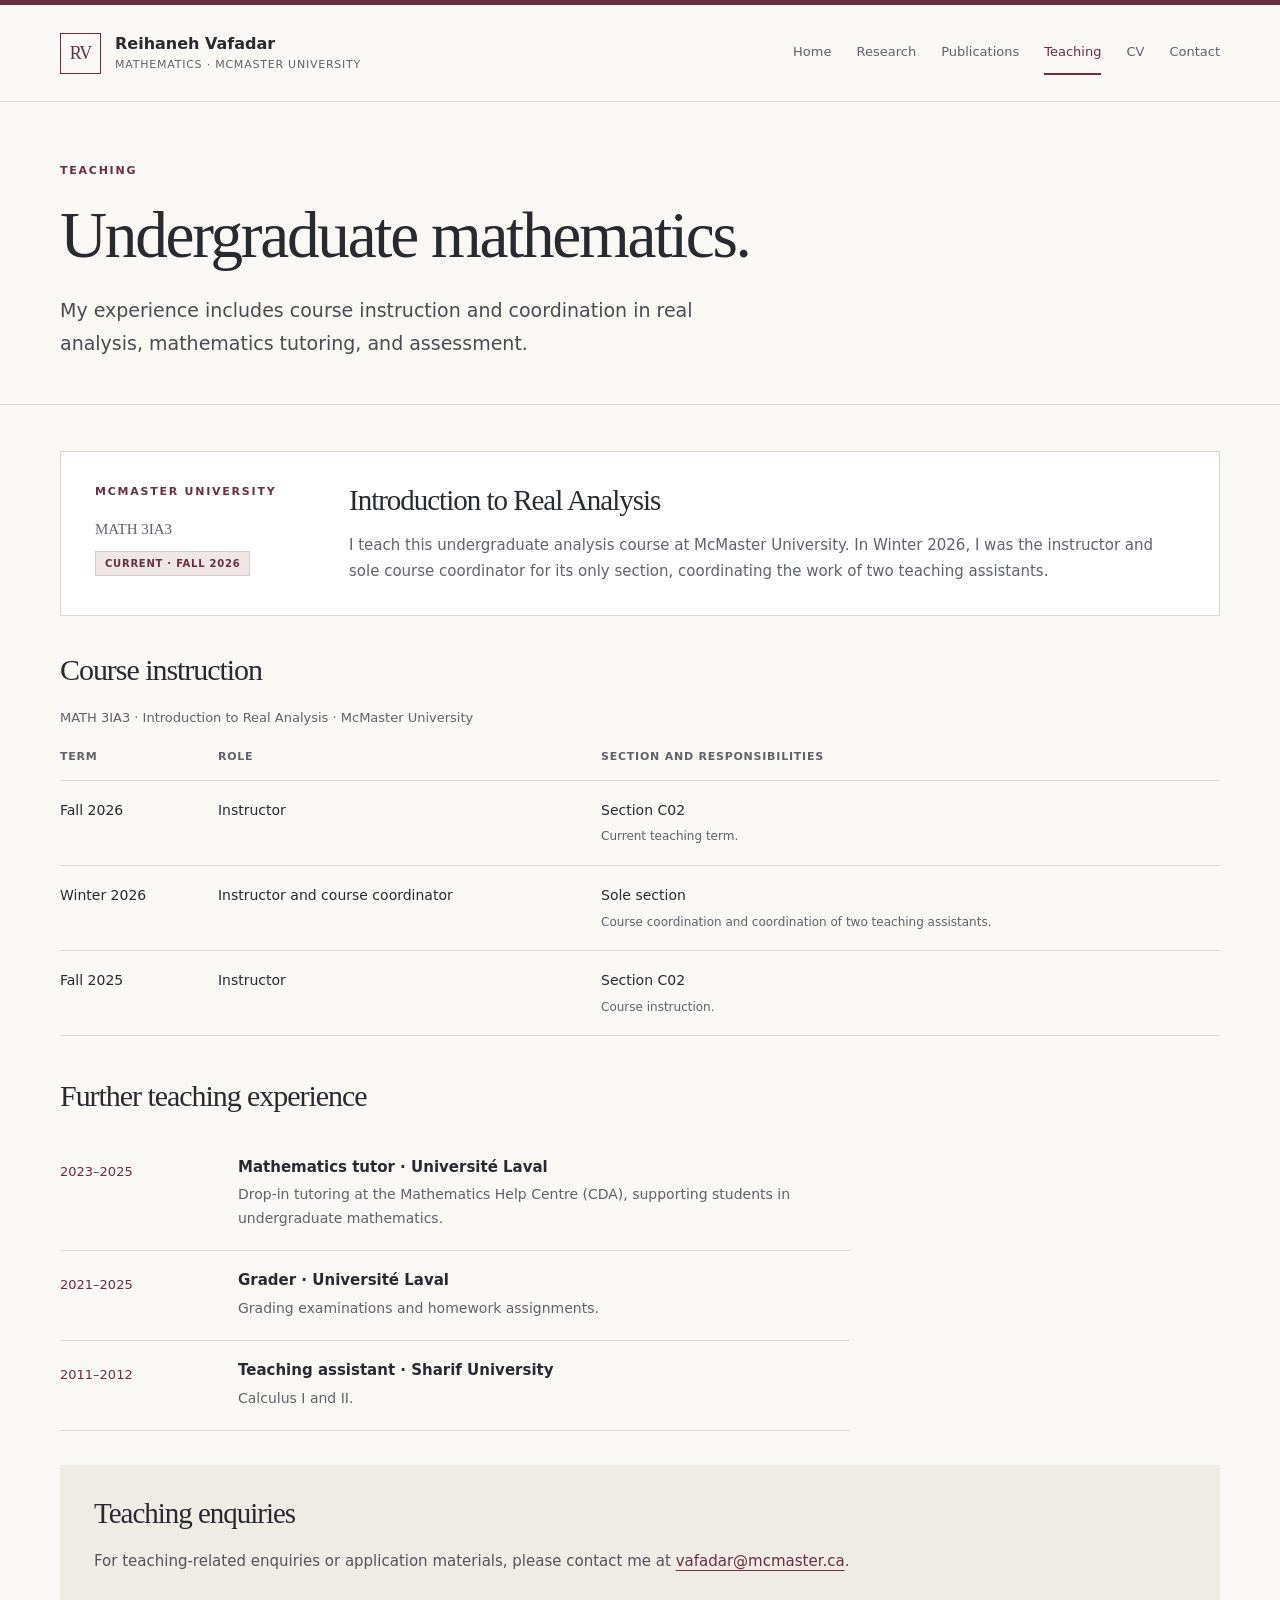
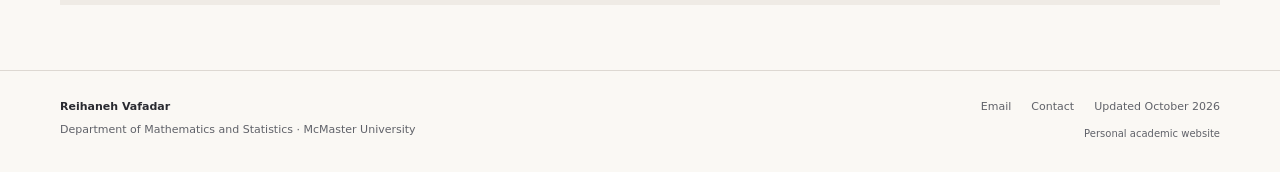
<file: teaching.html>
<!doctype html>
<html lang="en"><head><meta charset="utf-8"><meta name="viewport" content="width=device-width, initial-scale=1"><title>Teaching | Reihaneh Vafadar</title><meta name="description" content="Undergraduate mathematics teaching by Reihaneh Vafadar at McMaster University."><meta name="author" content="Reihaneh Vafadar"><meta name="theme-color" content="#692e42"><meta property="og:type" content="website"><meta property="og:title" content="Teaching | Reihaneh Vafadar"><meta property="og:description" content="Undergraduate mathematics teaching by Reihaneh Vafadar at McMaster University."><meta name="referrer" content="strict-origin-when-cross-origin"><link rel="icon" href="assets/favicon.svg" type="image/svg+xml"><link rel="stylesheet" href="assets/styles.css"><script>document.documentElement.classList.add('js');</script><script src="assets/site.js" defer></script></head>
<body class="page-teaching"><a class="skip-link" href="#main">Skip to content</a>
<header class="site-header"><div class="wrap header-inner">
<a class="brand" href="index.html" aria-label="Reihaneh Vafadar, home"><span class="brand-mark" aria-hidden="true">RV</span><span><span class="brand-name">Reihaneh Vafadar</span><span class="brand-sub">Mathematics · McMaster University</span></span></a>
<button class="menu-toggle" type="button" aria-expanded="false" aria-controls="site-nav">Menu</button>
<nav class="site-nav" id="site-nav" aria-label="Main navigation"><a href="index.html">Home</a><a href="research.html">Research</a><a href="publications.html">Publications</a><a href="teaching.html" aria-current="page">Teaching</a><a href="cv.html">CV</a><a href="contact.html">Contact</a></nav>
</div></header><main id="main" tabindex="-1">
<section class="page-top"><div class="wrap"><span class="eyebrow">Teaching</span><h1>Undergraduate mathematics.</h1><p class="lead">My experience includes course instruction and coordination in real analysis, mathematics tutoring, and assessment.</p></div></section>
<section class="page-body"><div class="wrap">
<section class="course-highlight"><div><span class="eyebrow">McMaster University</span><p class="course-code">MATH 3IA3</p><span class="badge preprint">Current · Fall 2026</span></div><div><h2>Introduction to Real Analysis</h2><p>I teach this undergraduate analysis course at McMaster University. In Winter 2026, I was the instructor and sole course coordinator for its only section, coordinating the work of two teaching assistants.</p></div></section>
<section aria-labelledby="teaching-history"><h2 id="teaching-history" style="font-size:30px">Course instruction</h2>
<table class="teaching-table"><caption class="small muted" style="text-align:left;margin-bottom:6px">MATH 3IA3 · Introduction to Real Analysis · McMaster University</caption><thead><tr><th scope="col">Term</th><th scope="col">Role</th><th scope="col">Section and responsibilities</th></tr></thead><tbody>
<tr><td>Fall 2026</td><td>Instructor</td><td>Section C02<span class="term-note">Current teaching term.</span></td></tr>
<tr><td>Winter 2026</td><td>Instructor and course coordinator</td><td>Sole section<span class="term-note">Course coordination and coordination of two teaching assistants.</span></td></tr>
<tr><td>Fall 2025</td><td>Instructor</td><td>Section C02<span class="term-note">Course instruction.</span></td></tr>
</tbody></table></section>
<section class="text-section"><h2>Further teaching experience</h2><ul class="history-list"><li><span class="period">2023–2025</span><div><h3>Mathematics tutor · Université Laval</h3><p>Drop-in tutoring at the Mathematics Help Centre (CDA), supporting students in undergraduate mathematics.</p></div></li><li><span class="period">2021–2025</span><div><h3>Grader · Université Laval</h3><p>Grading examinations and homework assignments.</p></div></li><li><span class="period">2011–2012</span><div><h3>Teaching assistant · Sharif University</h3><p>Calculus I and II.</p></div></li></ul></section>
<aside class="subtle-panel"><h2>Teaching enquiries</h2><p>For teaching-related enquiries or application materials, please contact me at <a href="mailto:vafadar@mcmaster.ca">vafadar@mcmaster.ca</a>.</p></aside>
</div></section>
</main><footer class="site-footer"><div class="wrap footer-inner"><div><span class="footer-name">Reihaneh Vafadar</span><span>Department of Mathematics and Statistics · McMaster University</span></div><div class="footer-right"><div class="footer-links"><a href="mailto:vafadar@mcmaster.ca">Email</a><a href="contact.html">Contact</a><span>Updated October 2026</span></div><p class="small" style="margin-top:8px;font-size:10px">Personal academic website</p></div></div></footer></body></html>
</file>
<file: assets/styles.css>
:root{--paper:#faf8f4;--white:#fff;--ink:#292a30;--muted:#606269;--accent:#692e42;--accent-dark:#4b1e2e;--pale:#efe7e6;--line:#ddd8d2;--sage:#edf1ec;--radius:4px;--max:1160px}
*{box-sizing:border-box}html{scroll-behavior:smooth}body{margin:0;background:var(--paper);color:var(--ink);font-family:system-ui,-apple-system,BlinkMacSystemFont,"Segoe UI",sans-serif;font-size:16px;line-height:1.7;-webkit-font-smoothing:antialiased}button,input{font:inherit}a{color:var(--accent);text-underline-offset:4px;text-decoration-thickness:1px}a:hover{color:var(--accent-dark)}a:focus-visible,button:focus-visible,summary:focus-visible{outline:3px solid var(--accent);outline-offset:5px}button{cursor:pointer}button:disabled{cursor:default}h1,h2,h3,h4,p{margin-top:0}h1,h2,h3{font-family:Georgia,"Times New Roman",serif;font-weight:400;line-height:1.18;letter-spacing:-.035em}h1{font-size:clamp(42px,5.1vw,68px);margin-bottom:24px}h2{font-size:clamp(30px,3.2vw,43px);margin-bottom:18px}h3{font-size:26px;line-height:1.28;margin-bottom:12px}h4{font-size:16px;line-height:1.5}p{margin-bottom:18px}p:last-child{margin-bottom:0}a.button{text-decoration:none}::selection{background:#ead5db}.wrap{width:min(var(--max),calc(100% - 96px));margin-inline:auto}.skip-link{position:fixed;top:-100px;left:20px;z-index:20;background:var(--white);padding:12px 18px}.skip-link:focus{top:12px}.site-header{border-top:5px solid var(--accent);border-bottom:1px solid var(--line);background:var(--paper)}.header-inner{min-height:96px;display:flex;justify-content:space-between;align-items:center;gap:24px}.brand{display:flex;align-items:center;gap:14px;color:var(--ink);text-decoration:none;line-height:1.35;flex-shrink:0}.brand-mark{height:41px;width:41px;border:1px solid var(--accent);display:grid;place-items:center;font-family:Georgia,serif;font-size:18px;letter-spacing:-1px;color:var(--accent)}.brand-name{font-size:16px;font-weight:650}.brand-sub{display:block;color:var(--muted);font-size:11px;letter-spacing:.07em;text-transform:uppercase;margin-top:3px}.site-nav{display:flex;gap:25px;align-items:center}.site-nav a{font-size:13px;text-decoration:none;color:var(--muted);padding:10px 0;border-bottom:2px solid transparent}.site-nav a:hover,.site-nav a[aria-current=page]{color:var(--accent);border-color:var(--accent)}.menu-toggle{display:none;background:transparent;border:1px solid var(--line);padding:8px 12px;color:var(--ink);font-size:13px}.eyebrow{display:block;font-size:11px;text-transform:uppercase;letter-spacing:.16em;font-weight:700;color:var(--accent);margin-bottom:18px}.muted{color:var(--muted)}.lead{font-size:19px;line-height:1.75;max-width:720px;color:#4a4b51}.small{font-size:13px}.hero{padding:72px 0 64px}.hero-grid{display:grid;grid-template-columns:minmax(0,1.65fr) minmax(280px,1fr);gap:80px;align-items:start}.hero h1{font-size:clamp(50px,5.5vw,76px);line-height:1.03;margin-bottom:23px}.hero-role{font-size:17px;line-height:1.7;margin-bottom:22px}.hero-copy{max-width:590px;color:#53545a;font-size:16px;line-height:1.85}.hero-actions{display:flex;align-items:center;gap:24px;flex-wrap:wrap;margin-top:28px}.button{display:inline-flex;justify-content:center;align-items:center;gap:22px;background:var(--accent);border:1px solid var(--accent);color:var(--white);padding:11px 20px;font-size:13px;font-weight:600;border-radius:2px;line-height:1.65}.button:hover{background:var(--accent-dark);color:var(--white)}.button.secondary{background:transparent;color:var(--accent)}.button.secondary:hover{background:var(--pale)}.text-link{text-decoration:none;font-size:13px;font-weight:650;display:inline-flex;align-items:center;gap:12px}.text-link:hover{text-decoration:underline}.arrow{font-family:Arial,sans-serif;font-size:19px;line-height:1}.profile-card{background:var(--accent-dark);color:var(--white);padding:33px 31px 29px;position:relative;margin-top:5px}.profile-card:before{content:"";position:absolute;top:0;left:0;height:3px;width:72px;background:#ba9296}.profile-card .eyebrow{color:#d6b4bd;margin-bottom:29px}.profile-card h2{font-size:29px;line-height:1.28;margin-bottom:26px;letter-spacing:-.02em}.focus-item{display:grid;grid-template-columns:30px 1fr;gap:10px;padding:17px 0;border-top:1px solid #78525e}.focus-no{font-family:Georgia,serif;font-size:13px;color:#cfb4bd;padding-top:2px}.focus-item strong{font-size:14px;font-weight:550;display:block;line-height:1.5}.focus-item span:not(.focus-no){font-size:12px;display:block;color:#dbcbd0;margin-top:4px;line-height:1.6}.card-bottom{display:flex;justify-content:space-between;gap:16px;padding-top:22px;margin-top:8px;border-top:1px solid #78525e;font-size:10px;color:#d3bac2;letter-spacing:.1em;text-transform:uppercase}.section{padding:55px 0;border-top:1px solid var(--line)}.section-title-row{display:flex;justify-content:space-between;align-items:end;gap:24px;margin-bottom:28px}.section-title-row h2{margin:0}.section-intro{color:var(--muted);max-width:690px;margin-bottom:30px}.two-col{display:grid;grid-template-columns:1fr 1fr;gap:36px}.feature-paper{background:var(--white);padding:27px 29px 25px;border:1px solid var(--line);display:flex;flex-direction:column;align-items:start}.feature-paper h3{font-size:25px;margin-top:18px;margin-bottom:14px}.feature-paper p{font-size:14px;color:var(--muted);line-height:1.8}.feature-paper .text-link{margin-top:auto;padding-top:7px}.badge{display:inline-block;border:1px solid var(--line);padding:2px 9px;font-size:10px;letter-spacing:.075em;text-transform:uppercase;font-weight:600;color:var(--muted);background:var(--paper);line-height:1.9}.badge.journal{background:var(--sage);color:#364d3a;border-color:#cdd8cd}.badge.preprint{background:var(--pale);color:var(--accent);border-color:#d9c8ce}.teaching-strip{display:grid;grid-template-columns:1fr 1.6fr;gap:64px;padding:38px 40px;background:#eeeae3;margin-bottom:60px}.teaching-strip h2{font-size:32px;margin:0}.teaching-strip p{color:#54565a;font-size:15px;line-height:1.85}.page-top{padding:60px 0 44px;border-bottom:1px solid var(--line)}.page-top .lead{margin-bottom:0}.page-top .eyebrow{margin-bottom:16px}.page-top h1{margin-bottom:20px}.page-body{padding:46px 0 65px}.research-item{display:grid;grid-template-columns:240px minmax(0,1fr);gap:60px;padding:35px 0;border-bottom:1px solid var(--line)}.research-item:first-child{padding-top:0}.research-item:last-child{border-bottom:0}.research-item .eyebrow{font-size:10px;margin-bottom:11px}.research-item h2{font-size:29px}.research-item p{color:#53545a;line-height:1.9}.research-item .support-links{margin-top:16px;font-size:13px}.subtle-panel{background:#efebe5;padding:31px 34px;margin-top:34px}.subtle-panel h2{font-size:29px}.subtle-panel p{font-size:15px;color:#53545a}.subtle-panel ul{margin:15px 0 0;padding-left:21px}.subtle-panel li{margin:10px 0;font-size:15px;color:#53545a}.filters{display:flex;flex-wrap:wrap;gap:9px;margin-bottom:24px}.filter{font-size:12px;border:1px solid var(--line);background:transparent;padding:7px 13px;line-height:1.5;color:var(--muted);border-radius:2px}.filter[aria-pressed=true]{background:var(--accent);color:white;border-color:var(--accent)}.filter:hover{border-color:var(--accent)}.filter-note{margin-bottom:32px;font-size:13px;color:var(--muted)}.pub-group{margin-bottom:35px}.pub-group h2{font-family:inherit;font-size:12px;text-transform:uppercase;letter-spacing:.14em;font-weight:650;color:var(--muted);border-bottom:1px solid var(--line);padding-bottom:13px;margin-bottom:0}.pub-entry{display:grid;grid-template-columns:72px 1fr;gap:20px;padding:28px 0;border-bottom:1px solid var(--line)}.pub-year{color:var(--accent);font-family:Georgia,serif;font-size:21px;padding-top:3px}.pub-entry h3{font-size:25px;max-width:850px;margin-bottom:10px}.pub-authors{font-size:14px;color:#51535a;margin-bottom:8px}.pub-venue{font-size:13px;color:var(--muted);margin-bottom:12px}.pub-summary{font-size:14px;color:#595b61;margin-bottom:13px;max-width:850px}.pub-links{display:flex;flex-wrap:wrap;gap:22px;font-size:12px}.pub-links a{font-weight:600;text-decoration:none;border-bottom:1px solid #c4a6b0}.pub-links a:hover{border-bottom-color:var(--accent)}[hidden]{display:none!important}.course-highlight{display:grid;grid-template-columns:210px 1fr;gap:44px;padding:31px 34px;border:1px solid var(--line);background:var(--white);margin-bottom:36px}.course-code{font-family:Georgia,serif;font-size:35px;line-height:1.2;margin-bottom:10px}.course-highlight h2{font-size:29px;margin-bottom:16px}.course-highlight p{font-size:15px;color:var(--muted)}.teaching-table{width:100%;border-collapse:collapse;margin-top:19px;font-size:14px}.teaching-table th{text-align:left;color:var(--muted);font-size:11px;text-transform:uppercase;letter-spacing:.07em;font-weight:600;padding:13px 15px 13px 0;border-bottom:1px solid var(--line)}.teaching-table td{vertical-align:top;padding:18px 18px 18px 0;border-bottom:1px solid var(--line)}.teaching-table td:first-child{white-space:nowrap}.teaching-table .term-note{display:block;font-size:12px;color:var(--muted);margin-top:4px}.text-section{max-width:790px;margin-top:42px}.text-section h2{font-size:30px}.text-section p{color:var(--muted);font-size:15px}.history-list{padding:0;margin:24px 0 0;list-style:none}.history-list li{display:grid;grid-template-columns:150px 1fr;gap:28px;padding:20px 0;border-bottom:1px solid var(--line)}.history-list .period{color:var(--accent);font-size:13px;padding-top:3px}.history-list h3{font-family:inherit;font-size:15px;letter-spacing:0;font-weight:600;margin-bottom:6px}.history-list p{font-size:14px;color:var(--muted);margin-bottom:0}.cv-grid{display:grid;grid-template-columns:minmax(0,1fr) 255px;gap:65px;align-items:start}.cv-block{margin-bottom:35px}.cv-block h2{font-size:28px;padding-bottom:13px;border-bottom:1px solid var(--line);margin-bottom:16px}.cv-entry{padding:13px 0}.cv-entry h3{font-family:inherit;font-weight:600;font-size:16px;letter-spacing:0;margin-bottom:6px}.cv-entry p{font-size:14px;color:var(--muted);margin-bottom:5px}.cv-date{font-size:12px;letter-spacing:.03em;color:var(--accent);margin-bottom:6px;display:block}.cv-aside{background:var(--white);padding:27px 25px;border:1px solid var(--line)}.cv-aside h2{font-size:24px;margin-bottom:14px}.cv-aside p{font-size:13px;color:var(--muted);line-height:1.8}.cv-aside .button{width:100%;font-size:12px;margin-top:8px;padding-inline:12px;gap:14px}.plain-list{padding-left:19px;margin:0}.plain-list li{font-size:14px;margin:10px 0;color:var(--muted)}.contact-grid{display:grid;grid-template-columns:1.3fr 1fr;gap:70px}.contact-label{font-size:11px;text-transform:uppercase;letter-spacing:.12em;color:var(--muted);font-weight:600;margin-bottom:12px}.email-link{font-family:Georgia,serif;font-size:clamp(25px,3vw,36px);text-decoration:none;border-bottom:1px solid #bda6ad;overflow-wrap:anywhere}.contact-block{margin-bottom:34px}.contact-block p{font-size:15px;color:#575960}.contact-card{background:var(--white);border:1px solid var(--line);padding:28px 31px}.contact-card h2{font-size:27px}.contact-card p{font-size:14px;color:var(--muted)}.site-footer{border-top:1px solid var(--line);padding:27px 0 30px;color:var(--muted);font-size:11px}.footer-inner{display:flex;justify-content:space-between;align-items:start;gap:25px}.footer-inner a{color:var(--muted);text-decoration:none}.footer-inner a:hover{text-decoration:underline}.footer-name{color:var(--ink);font-weight:600;display:block;margin-bottom:4px}.footer-links{display:flex;gap:20px;flex-wrap:wrap}.footer-right{text-align:right}.preview-panel{scroll-margin-top:20px}.print-only{display:none}.noscript-note{font-size:13px;background:var(--pale);padding:10px 16px}.no-js-hide{display:none}.js .no-js-hide{display:flex}
@media(min-width:1450px){.hero{padding-top:82px}.hero-grid{gap:100px}}
@media(max-width:1100px){.wrap{width:calc(100% - 64px)}.site-nav{gap:18px}.hero-grid{gap:45px}.hero h1{font-size:64px}.research-item{grid-template-columns:210px 1fr;gap:36px}.header-inner{gap:18px}.brand-name{font-size:15px}.cv-grid{gap:38px}}
@media(max-width:860px){.wrap{width:calc(100% - 44px)}.header-inner{flex-wrap:wrap;min-height:84px;padding-block:18px}.brand-mark{width:36px;height:36px}.brand-sub{font-size:10px}.js .menu-toggle{display:block}.site-nav{width:100%;justify-content:space-between;gap:14px;padding-top:6px}.js .site-nav{display:none}.js .site-nav.is-open{display:flex}.hero{padding:47px 0}.hero-grid{gap:30px;grid-template-columns:minmax(0,1.3fr) minmax(245px,1fr)}.hero h1{font-size:55px}.hero-role{font-size:15px}.hero-copy{font-size:14px}.profile-card{padding:27px 24px}.profile-card h2{font-size:26px}.hero-actions{gap:18px}.two-col{gap:22px}.feature-paper{padding:24px}.teaching-strip{gap:30px;padding:30px}.research-item{grid-template-columns:190px 1fr;gap:25px}.contact-grid{gap:32px}.cv-grid{grid-template-columns:1fr}.cv-aside{grid-row:1;display:grid;grid-template-columns:1fr auto;gap:5px 25px;align-items:center}.cv-aside h2{margin-bottom:5px}.cv-aside p{grid-column:1;margin:0}.cv-aside .button{grid-column:2;grid-row:1/3;width:auto;margin:0}.page-top{padding:44px 0 33px}}
@media(max-width:620px){.wrap{width:calc(100% - 40px)}.site-nav{display:grid;grid-template-columns:repeat(3,1fr);gap:0 20px}.js .site-nav.is-open{display:grid}.site-nav a{padding:9px 0}.brand-sub{letter-spacing:.055em}.brand{gap:10px}.brand-name{font-size:14px}.brand-mark{width:34px;height:34px;font-size:16px}.hero-grid{display:block}.hero h1{font-size:59px;max-width:340px}.hero-role{font-size:15px}.hero-copy{font-size:15px;line-height:1.85}.hero{padding:40px 0}.profile-card{margin-top:36px}.profile-card h2{font-size:30px;max-width:260px}.profile-card .eyebrow{margin-bottom:19px}.focus-item{padding:14px 0}.hero-actions{gap:22px;margin-top:24px}.button{padding:11px 17px;font-size:12px;gap:16px}.section{padding:38px 0}.section-title-row{display:block;margin-bottom:23px}.section-title-row .text-link{margin-top:16px}.two-col{grid-template-columns:1fr;gap:18px}.feature-paper h3{font-size:25px}.teaching-strip{grid-template-columns:1fr;gap:21px;padding:27px 25px;margin-bottom:40px}.teaching-strip h2{font-size:30px}.page-top h1{font-size:42px}.lead{font-size:17px;line-height:1.8}.page-body{padding:33px 0 45px}.research-item{grid-template-columns:1fr;gap:5px;padding:29px 0}.research-item h2{font-size:29px;margin-bottom:10px}.research-item p{font-size:15px;line-height:1.85}.subtle-panel{padding:25px 23px}.pub-entry{grid-template-columns:1fr;gap:8px;padding:23px 0}.pub-year{font-size:17px}.pub-entry h3{font-size:24px}.filters{gap:7px}.filter{font-size:11px;padding:7px 10px}.course-highlight{grid-template-columns:1fr;gap:18px;padding:25px 23px}.course-code{font-size:30px}.course-highlight h2{font-size:27px}.teaching-table{font-size:12px}.teaching-table td{padding:15px 10px 15px 0}.teaching-table td:first-child{white-space:normal;min-width:73px}.teaching-table th{font-size:9px;padding-right:10px}.teaching-table .term-note{font-size:11px}.history-list li{grid-template-columns:1fr;gap:5px}.text-section{margin-top:33px}.contact-grid{grid-template-columns:1fr;gap:24px}.email-link{font-size:28px}.contact-card{padding:25px}.cv-aside{display:block}.cv-aside .button{margin-top:18px}.footer-inner{display:block}.footer-right{text-align:left;margin-top:18px}.footer-links{gap:17px}.footer-inner p{margin-bottom:7px}.cv-block h2{font-size:27px}.eyebrow{font-size:10px}}
@media(prefers-reduced-motion:reduce){html{scroll-behavior:auto}*,*:before,*:after{animation:none!important;transition:none!important}}
@media print{body{background:white;color:black;font-size:11pt;line-height:1.5}.site-header,.site-footer,.hero-actions,.filters,.cv-aside,.no-print,.skip-link{display:none!important}.wrap{width:100%;max-width:none}.page-top,.page-body,.section,.hero{padding:0 0 20px;border:0}.page-top h1{font-size:28pt}.page-top .lead{font-size:11pt}.cv-grid,.research-item,.hero-grid{display:block}.profile-card{display:none}.cv-block,.cv-entry,.pub-entry{break-inside:avoid}.pub-entry{grid-template-columns:48px 1fr;padding:15px 0}.pub-entry h3{font-size:14pt}.print-only{display:block}a{color:black;text-decoration:none}.eyebrow{font-size:9pt}.badge{background:white!important}.course-highlight{padding:15px}.two-col{display:block}.feature-paper{margin-bottom:16px}.teaching-table th,.teaching-table td{padding:8px}.preview-panel[hidden]{display:none!important}@page{size:A4;margin:17mm}}
</file>
